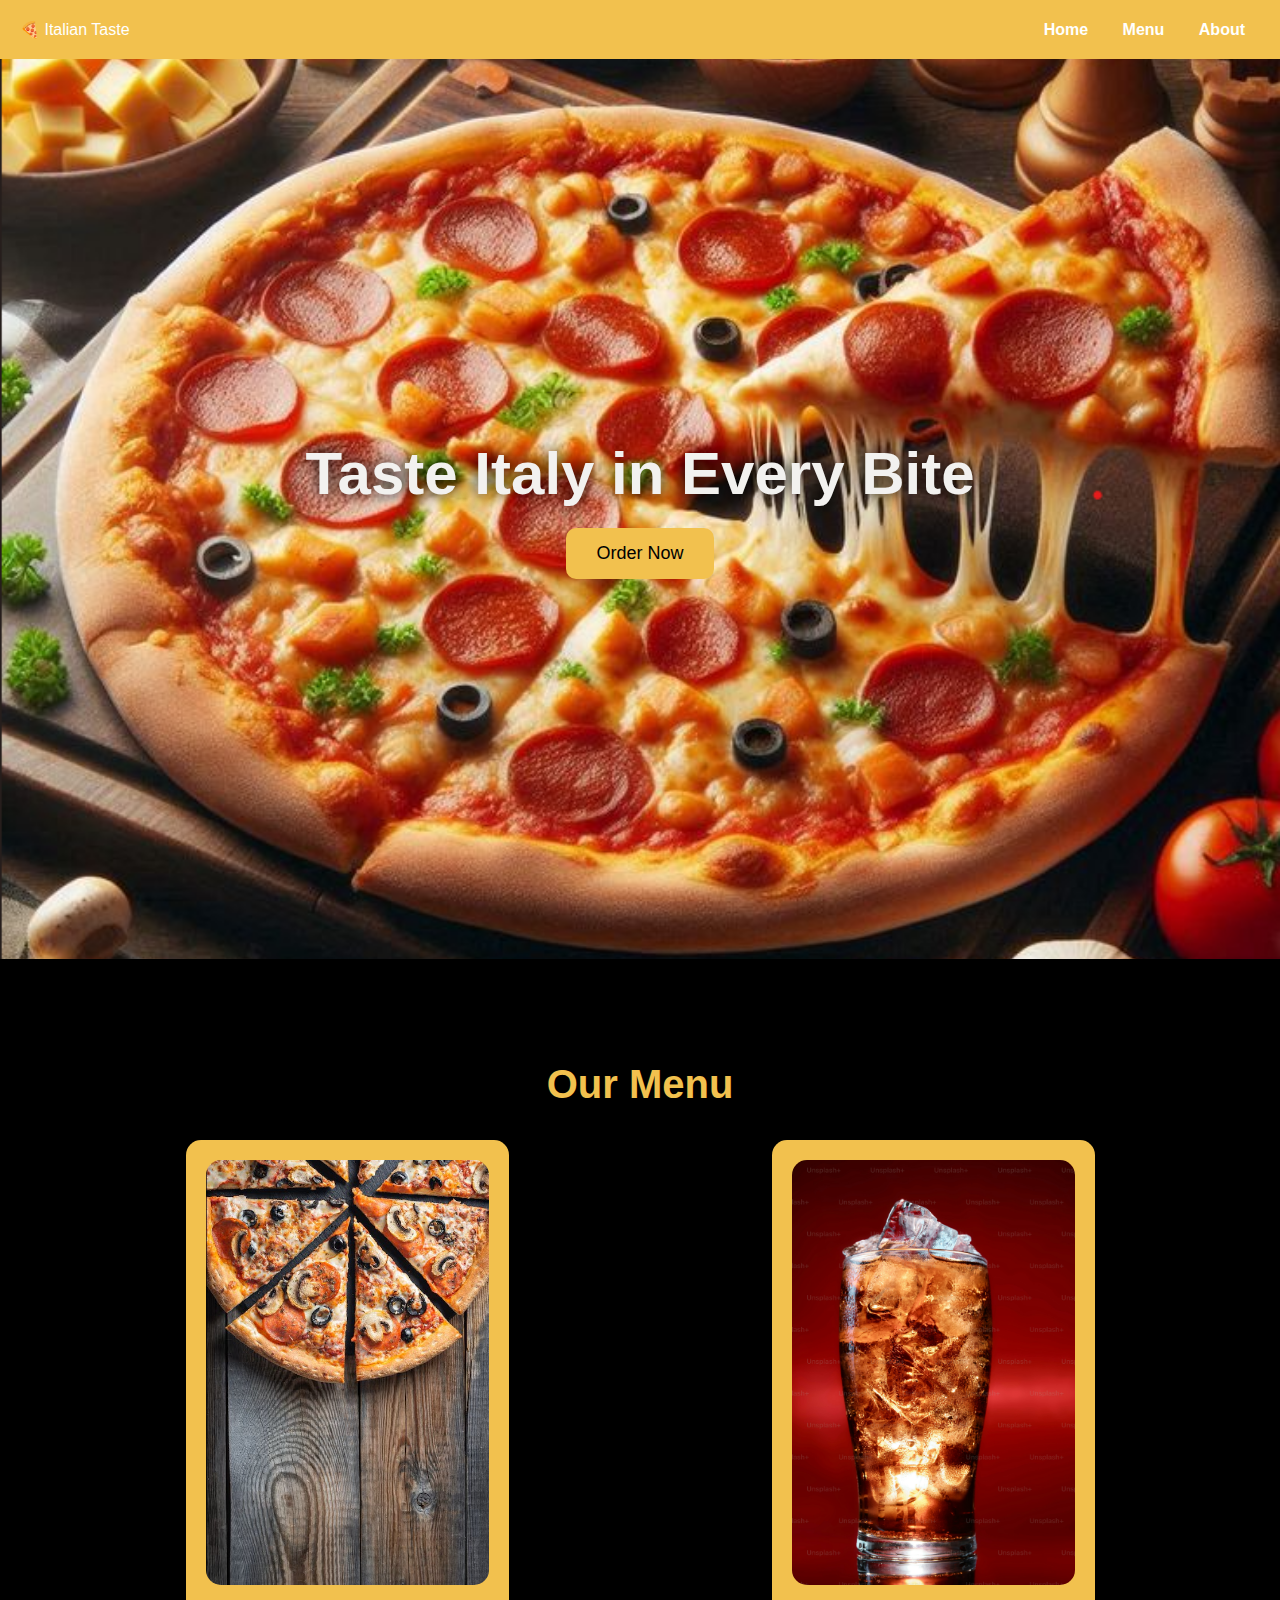
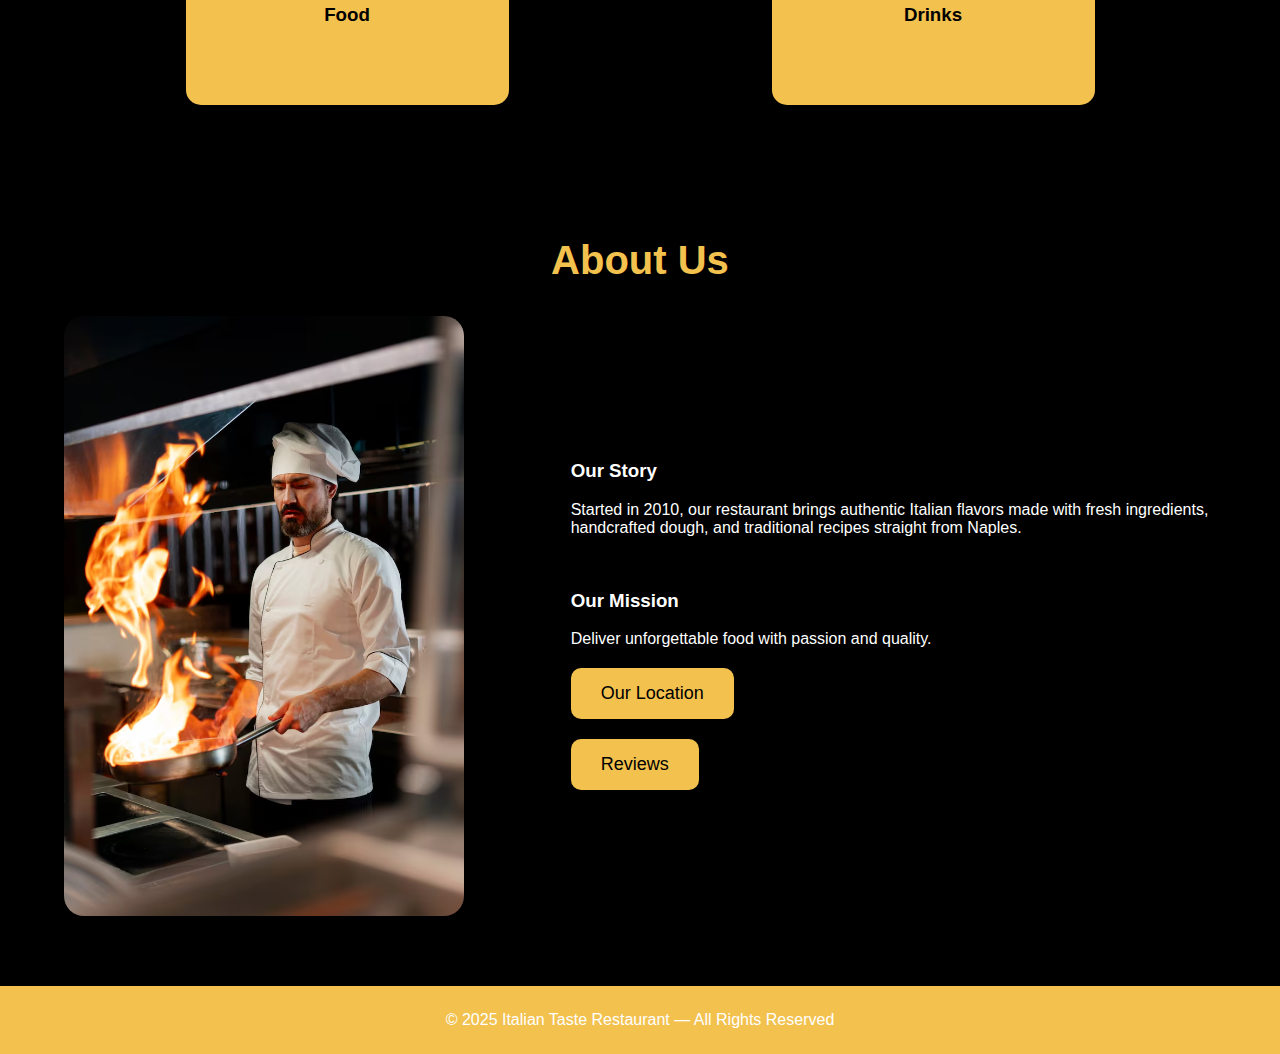
<file: index.html>
<html>
<head>
    <title>Italian Taste Restaurant</title>
      <link rel="icon" type="png" href="4714284.png" />
      <link rel="stylesheet" href="HomeStyle.css" />
</head>
<body>

  <nav>
    <div class="logo">🍕 Italian Taste</div>
    <div>
      <a href="#home">Home</a>
      <a href="#menu">Menu</a>
      <a href="#about">About</a>
    </div>
  </nav>

  
  <div class="hero" id="home">
    <h1>Taste Italy in Every Bite</h1>
    <button onclick="gotomenu()">Order Now</button>
  </div>

 
  <section id="menu">
    <h2 style="text-align:center; font-size:40px; color: #f2c14e;;">Our Menu</h2>
    <div class="menu">
      <div class="item" onclick="gotofood()">
        <img src="menufood.jpg" width="100%%" style="border-radius:15px;" />
        <h3>Food</h3>
      </div>
      <div class="item" onclick="gotodrinks()">
        <img src="premium_photo-1725075086631-b21a5642918b.jpeg" width="100%" style="border-radius:15px;" />
        <h3>Drinks</h3>
      </div>
    </div>
  </section>

 
  <section id="about">
    <h2 style="text-align:center; font-size:40px; color: #f2c14e;">About Us</h2>
    <div class="about-container">
      <img src="chef-cooking-kitchen-while-wearing-professional-attire_23-2151208288.avif" />
      <div>
    <h3 style="color: white;">Our Story</h3>
        <p style="color: white;">
          Started in 2010, our restaurant brings authentic Italian flavors made with fresh ingredients,
          handcrafted dough, and traditional recipes straight from Naples.
        </p><br>
        <h3 style="color: white;">Our Mission</h3>
        <p style="color: white;">Deliver unforgettable food with passion and quality.</p>
       <button onclick="gotoLocation()">Our Location</button>     <button onclick="gotoReviews()">Reviews</button>
      </div>
    </div>
  </section>
 

  <footer>
    © 2025 Italian Taste Restaurant — All Rights Reserved
  </footer>

</body>

</html>
</file>
<file: HomeStyle.css>
body {
      margin: 0;
      font-family: 'Poppins', sans-serif;
      background: hsl(0, 0%, 0%);
      scroll-behavior: smooth;
    }
    nav {
      display: flex;
      justify-content: space-between;
      align-items: center;
      padding: 20px;
      background: #f2c14e;
      color: white;
      position: sticky;
      top: 0;
      z-index: 100;
    }
    nav a {
      color: white;
      margin: 0 15px;
      text-decoration: none;
      font-weight: 600;
    }
    nav a:hover {color: black;} 
    .hero {
      height: 100vh;
      background: url('Screenshot 2025-12-04 170112.png') center/cover no-repeat;
      display: flex;
      align-items: center;
      justify-content: center;
      flex-direction: column;
      color:  #f2f1ef;
      text-shadow: 0 0 15px black;
    }
    .hero h1 {
      font-size: 60px;
      margin: 0;
      animation: fadeIn 2s;
    }
    .hero button {
      padding: 15px 30px;
      font-size: 18px;
      border: none;
      background: #f2c14e;
      border-radius: 10px;
      cursor: pointer;
      margin-top: 20px;
      transition: 0.3s;
    }
    .hero button:hover { transform: scale(1.1); }

    section {
      padding: 70px 5%;
    }

    .menu {
      display: grid;
      grid-template-columns: repeat(auto-fit, minmax(250px, 1fr));
      gap: 20px;
    }
    .menu .item {
      background: #f2c14e;
      padding: 20px;
      border-radius: 15px;
      color: rgb(0, 0, 0);
      box-shadow: 0 4px 12px rgba(0,0,0,0.1);
      text-align: center;
      transition: 0.3s;
        cursor: pointer;
        width: 50%;
        height: 100%;
        margin: auto;

    }
    .menu .item:hover {
      transform: translateY(-10px) scale(1.05);
    }

    .about-container {
      display: flex;
      gap: 40px;
      align-items: center;
      flex-wrap: wrap;
    }
    .about-container img {
      width: 400px;
      border-radius: 20px;
      box-shadow: 0 4px 14px rgba(0,0,0,0.15);
    }
    .about-container div {
      flex: 1;
      color: white;
    }
    .about-container button {
        padding: 15px 30px;
        font-size: 18px;
        border: none;
        background: #f2c14e;
        border-radius: 10px;
        cursor: pointer;
        margin-top: 20px;
        transition: 0.3s;
        display: flex;
        gap: 20px;
    }
    .about-container button:hover { transform: scale(1.1); }

    footer {
      text-align: center;
      padding: 25px;
      background: #f2c14e;
      color: white;
    }
    @keyframes fadeIn {
      from { opacity: 0; }
      to { opacity: 1; }
    }
</file>
